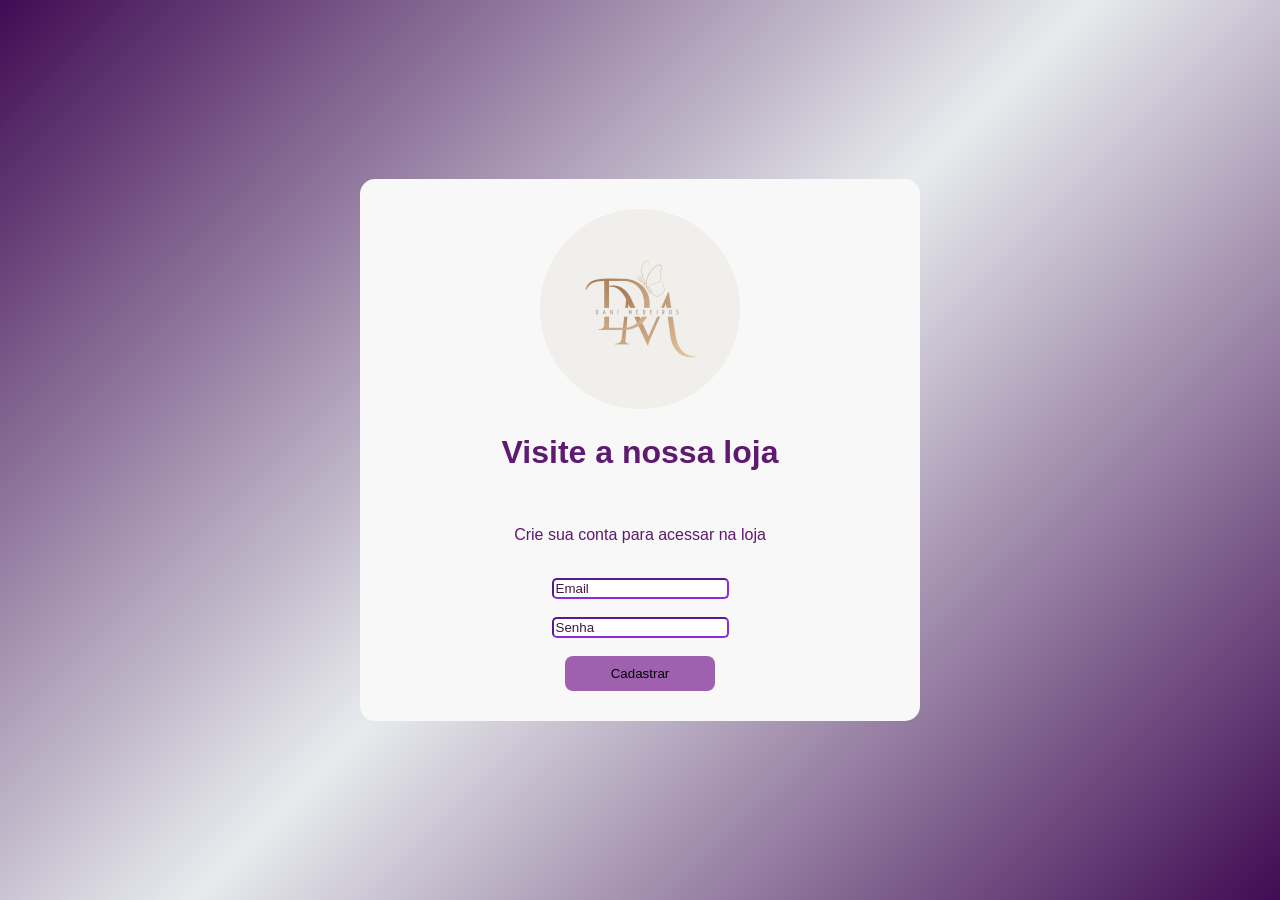
<file: index.html>
<!DOCTYPE html>
<html lang="pt-br">
<head>
    <meta charset="UTF-8">
    <meta name="viewport" content="width=device-width, initial-scale=1.0">
    <title>Music&cia </title>
    <link rel="stylesheet" href="css/style.css">
    
</head>
<body>
    <div class="container">
        <img src="./imgs/logo.png" alt="logo">
        <h1>Visite a nossa loja</h1>
        <br>
        <p>Crie sua conta para acessar na loja</p>
        <br>
        <input type="text" id="email" placeholder="Email"> 
        <br>
        <br>
        <input type="password" id="senha" placeholder="Senha">
        <br>
        <br>
        <button id="cadastrar">Cadastrar</button>
    </div>
    <script src="script.js"></script>
</body>
</html>
</file>
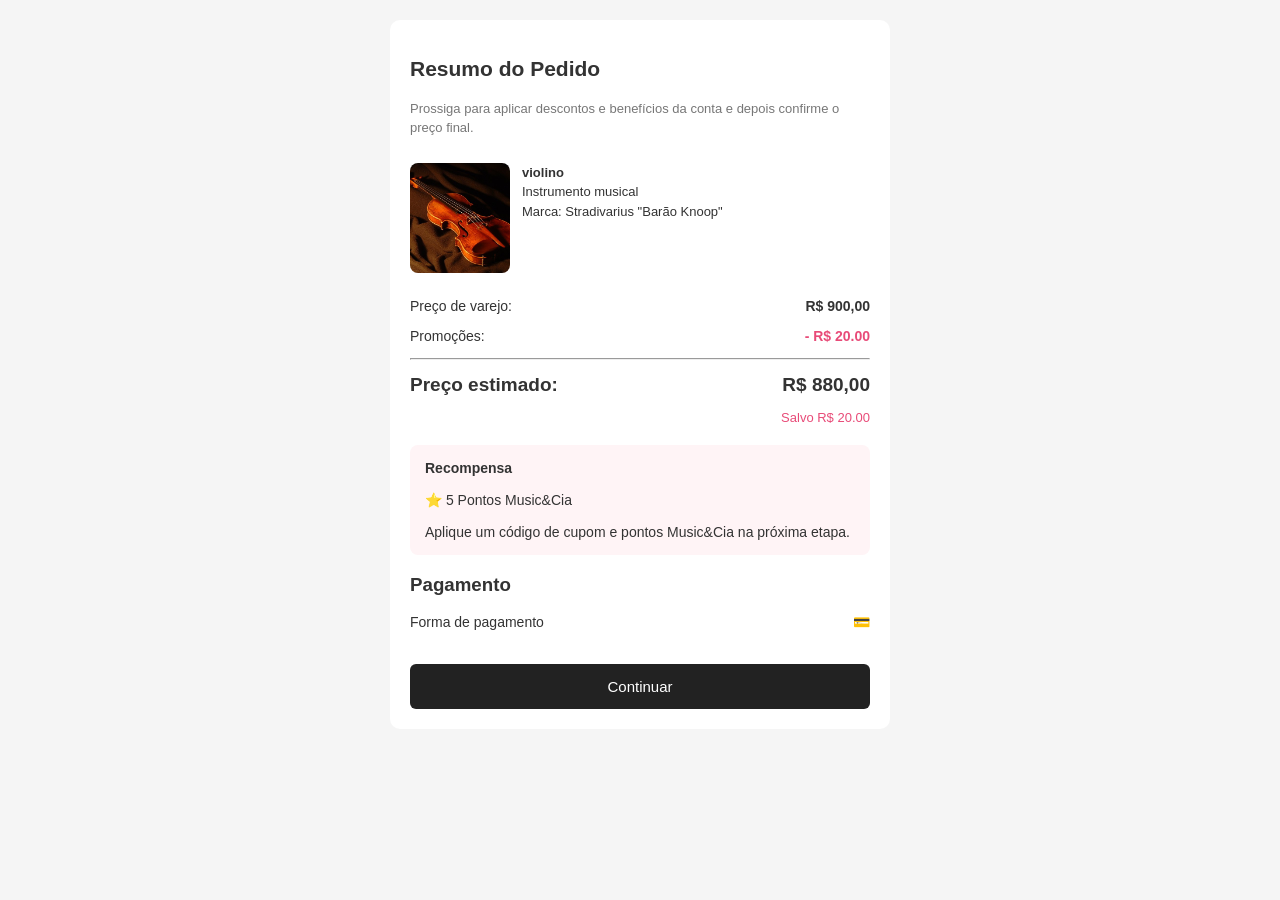
<file: compra.html>
<!DOCTYPE html>
<html lang="pt-BR">

<head>
    <meta charset="UTF-8">
    <meta name="viewport" content="width=device-width, initial-scale=1.0">
    <link rel="stylesheet" href="css/compra.css">
    <title>Resumo do Pedido</title>

</head>

<body>

    <div class="container">

        <h2>Resumo do Pedido</h2>

        <p class="subtitle">
            Prossiga para aplicar descontos e benefícios da conta
            e depois confirme o preço final.
        </p>

        <div class="product">

            <img src="./imgs/violino.png" alt="Produto ">

            <div class="product-info">
                <strong>violino</strong>
                <br>
                Instrumento musical
                <br>
                Marca: Stradivarius "Barão Knoop"
            </div>

        </div>

        <div class="price">

            <div class="line">
                <span>Preço de varejo:</span>
                <strong>R$ 900,00</strong>
            </div>

            <div class="line">
                <span>Promoções:</span>
                <strong class="discount">- R$ 20.00</strong>
            </div>

            <hr>

            <div class="line total">
                <span>Preço estimado:</span>
                <span id="total">R$ R$ 900.00</span>
            </div>

            <p class="saved">
                Salvo R$ 20.00
            </p>

        </div>

        <div class="points">
            <strong>Recompensa</strong>
            <br><br>
            ⭐ 5 Pontos Music&Cia
            <br><br>
            Aplique um código de cupom e pontos
            Music&Cia na próxima etapa.
        </div>

        <h3>Pagamento</h3>

        <div class="line">
            <span>Forma de pagamento</span>
            <span>💳</span>
        </div>

        <button onclick="alert('Resumo do pedido confirmado!')">
            Continuar
        </button>

    </div>

    <script>
        const preco = 900.00;
        const desconto = 20.00;

        const total = preco - desconto;

        document.getElementById("total").textContent =
            total.toLocaleString("pt-BR", {
                style: "currency",
                currency: "BRL"
            });
    </script>

    <script src="script.js"></script>

</body>

</html>
</file>
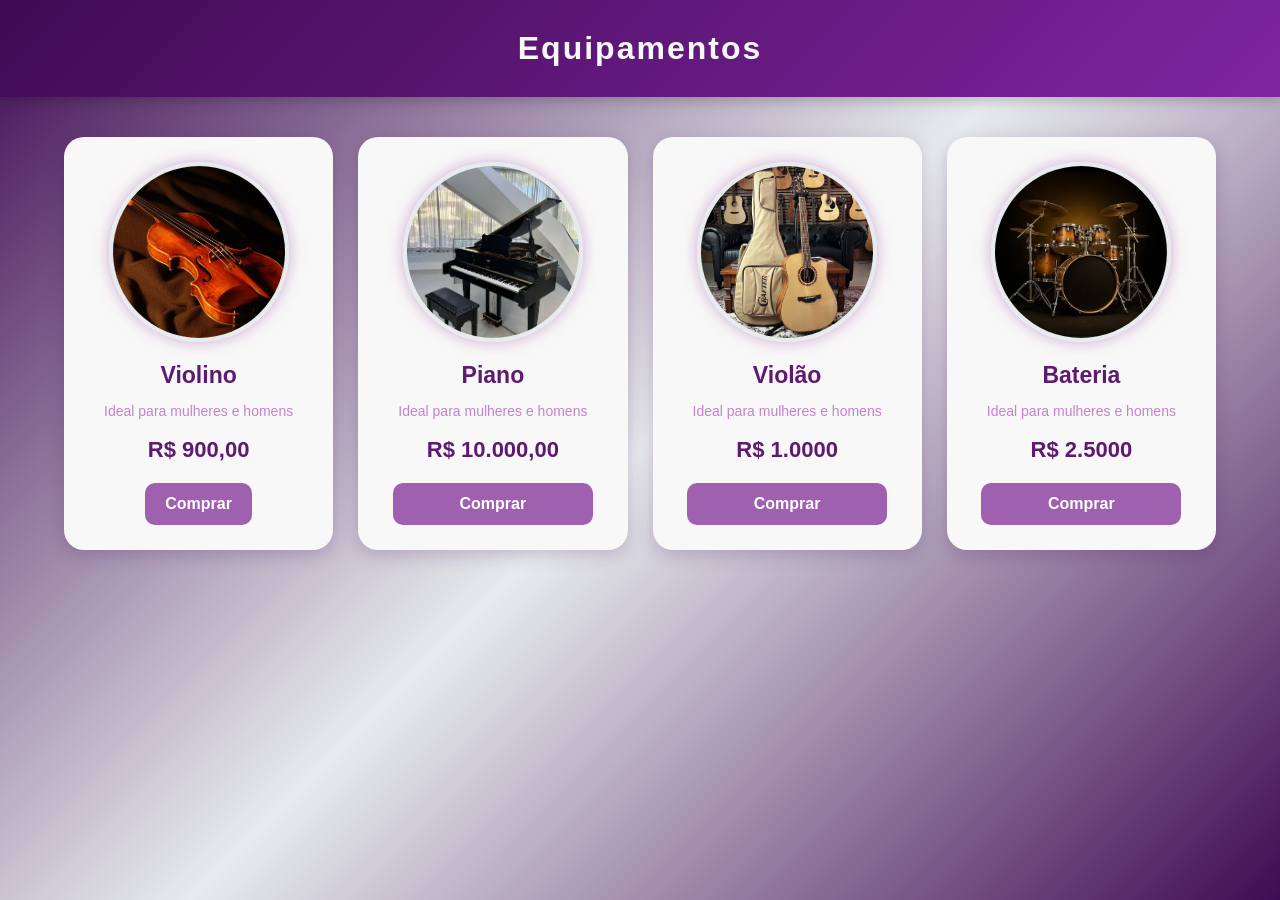
<file: instrumento.html>
<!DOCTYPE html>
<html lang="pt-br">
<head>
    <meta charset="UTF-8">
    <meta name="viewport" content="width=device-width, initial-scale=1.0">
    <title>Music&Cia</title>
    <link rel="stylesheet" href="css/musi.css"> 
    <link rel="stylesheet" href="compra.html">
</head>
<body>
    <header> 
        <h1>Equipamentos</h1>
    </header>

    <div class="container">

        <div class="card">
            <div class="produto">
                <img src="./imgs/violino.png" alt="violino" width="300px">
                <h2>Violino</h2>
                <p class="descricao">Ideal para mulheres e homens</p>
                <p class="preco">R$ 900,00</p>
                <a href="compra.html" ><button>Comprar</button></a>
            </div>
        </div>

        <div class="card">
            <div class="produto">
                <img src="./imgs/piano.png" alt="Piano">
                <h2>Piano</h2>
                <p class="descricao">Ideal para mulheres e homens</p>
                <p class="preco">R$ 10.000,00</p>
                <button>Comprar</button>
            </div>
        </div>

        <div class="card">
            <div class="produto">
                <img src="./imgs/violao.png" alt="violao">
                <h2>Violão</h2>
                <p class="descricao">Ideal para mulheres e homens</p>
                <p class="preco">R$ 1.0000</p>
                <button>Comprar</button>
            </div>
        </div>

        <div class="card">
            <div class="produto">
                <img src="./imgs/bateria.png" alt="bateria">
                <h2>Bateria</h2>
                <p class="descricao">Ideal para mulheres e homens</p>
                <p class="preco">R$ 2.5000</p>
                <button>Comprar</button>
            </div>
        </div>

    </div> 

</body>
</html>
</file>
<file: css/style.css>
body{
    background: linear-gradient(
        135deg,
        rgb(64, 11, 83),
        rgb(231, 235, 237),
        rgb(64, 11, 83)
    );

    font-family: Arial;
    display: flex;
    justify-content: center;
    align-items: center;
    min-height: 100vh;
    margin: 0;
}
img{
    width: 200px;
    height: 200px;
    object-fit: cover;
    border-radius: 200px;
    box-shadow: 0 0 15px rgb(249, 248, 248);
}

.container{
    width: 500px;
    margin: 60px auto;
    background-color: rgb(249, 248, 248);
    padding: 30px;
    border-radius: 15px;
    text-align: center;
}

h1{
    color: rgb(94, 25, 113);
}

p{
    color: rgb(94, 25, 113);
}

input {
    size: 10px;
    border-color: blueviolet;
    border-radius: 5px;
}

input::placeholder{
    color: rgb(64, 24, 71);
}

button{
    width: 30%;
    height: 20px auto;
    background-color: rgb(159, 96, 176);
    padding: 10px;
    border: none;
    border-radius: 8px;
}

.card{
    gap: 10px;
}
</file>
<file: css/compra.css>
* {
  box-sizing: border-box;
}

body {
  margin: 0;
  padding: 20px;
  background: #f5f5f5;
  font-family: Arial, sans-serif;
  color: #333;
}

.container {
  max-width: 500px;
  margin: auto;
  background: white;
  padding: 20px;
  border-radius: 10px;
}

h2 {
  font-size: 21px;
}

.subtitle {
  color: #777;
  font-size: 13px;
  line-height: 1.5;
}

.product {
  display: flex;
  gap: 12px;
  margin: 25px 0;
}

.product img {
  width: 100px;
  height: 110px;
  object-fit: cover;
  border-radius: 8px;
}

.product-info {
  font-size: 13px;
  line-height: 1.5;
}

.price {
  margin-top: 20px;
}

.line {
  display: flex;
  justify-content: space-between;
  margin: 14px 0;
  font-size: 14px;
}

.discount {
  color: #e84b78;
}

.total {
  font-size: 19px;
  font-weight: bold;
}

.saved {
  color: #e84b78;
  text-align: right;
  font-size: 13px;
}

.points {
  background: #fff4f6;
  padding: 15px;
  border-radius: 8px;
  margin-top: 20px;
  font-size: 14px;
}

button {
  width: 100%;
  padding: 14px;
  margin-top: 20px;
  border: none;
  background: #222;
  color: white;
  border-radius: 6px;
  font-size: 15px;
  cursor: pointer;
}
</file>
<file: css/musi.css>
* {
    margin: 0;
    padding: 0;
    box-sizing: border-box;
}

body {
    background: linear-gradient(
        135deg,
        rgb(64, 11, 83),
        rgb(231, 235, 237),
        rgb(64, 11, 83)
    );

    font-family: Arial, sans-serif;
    min-height: 100vh;
    padding-bottom: 40px;
}


header {
    background: linear-gradient(
        135deg,
        rgb(64, 11, 83),
        rgb(128, 37, 161)
      );

    color: rgb(249, 248, 248);
    text-align: center;
    padding: 30px 15px;
    box-shadow: 0 4px 12px rgba(0, 0, 0, 0.2);
}

header h1 {
    font-size: 32px;
    letter-spacing: 2px;
}

.container {
    width: 90%;
    max-width: 1200px;
    margin: 40px auto;

    display: grid;
    grid-template-columns: repeat(4, minmax(0, 1fr));
    gap: 25px;
    align-items: stretch;
}


.card {
    background-color: rgb(249, 248, 248);
    padding: 25px 18px;
    border-radius: 20px;
    text-align: center;

    box-shadow: 0 5px 18px rgba(64, 11, 83, 0.2);

    transition: transform 0.3s ease,
                box-shadow 0.3s ease;
}


.card:hover {
    transform: translateY(-8px);
    box-shadow: 0 10px 25px rgb(198, 158, 212);
}

.produto {
    display: flex;
    flex-direction: column;
    align-items: center;
    height: 100%;
}

.produto img {
    width: 180px;
    height: 180px;
    max-width: 100%;

    object-fit: cover;
    border-radius: 50%;

    border: 4px solid rgb(231, 235, 237);
    box-shadow: 0 0 15px rgba(159, 96, 176, 0.5);

    margin-bottom: 20px;
}


.produto h2 {
    color: rgb(94, 25, 113);
    font-size: 23px;
    text-transform: capitalize;
    margin-bottom: 12px;
}


.descricao {
    color: rgb(194, 132, 205);
    font-size: 14px;
    line-height: 1.5;
    margin-bottom: 15px;
}


.preco {
    color: rgb(94, 25, 113);
    font-size: 22px;
    font-weight: bold;
    margin-top: auto;
    margin-bottom: 20px;
}


button {
    width: 100%;
    max-width: 200px;

    background-color: rgb(159, 96, 176);
    color: white;

    font-size: 16px;
    font-weight: bold;

    padding: 12px 20px;
    border: none;
    border-radius: 10px;

    cursor: pointer;
    transition: background-color 0.3s ease,
                transform 0.2s ease;
}


button:hover {
    background-color: rgb(94, 25, 113);
    transform: scale(1.04);
}

/* TABLETS */
@media (max-width: 1000px) {
    .container {
        grid-template-columns: repeat(2, minmax(0, 1fr));
        gap: 20px;
    }
}

@media (max-width: 550px) {
    header h1 {
        font-size: 26px;
    }

    .container {
        width: 92%;
        grid-template-columns: repeat(2, minmax(0, 1fr));
        gap: 12px;
        margin: 25px auto;
    }

    .card {
        padding: 15px 10px;
        border-radius: 15px;
    }

    .produto img {
        width: 120px;
        height: 120px;
        margin-bottom: 15px;
    }

    .produto h2 {
        font-size: 18px;
    }

    .descricao {
        font-size: 12px;
    }

    .preco {
        font-size: 17px;
        margin-bottom: 15px;
    }

    a {
        font-size: 13px;
        padding: 10px 5px;
    }
}
</file>
